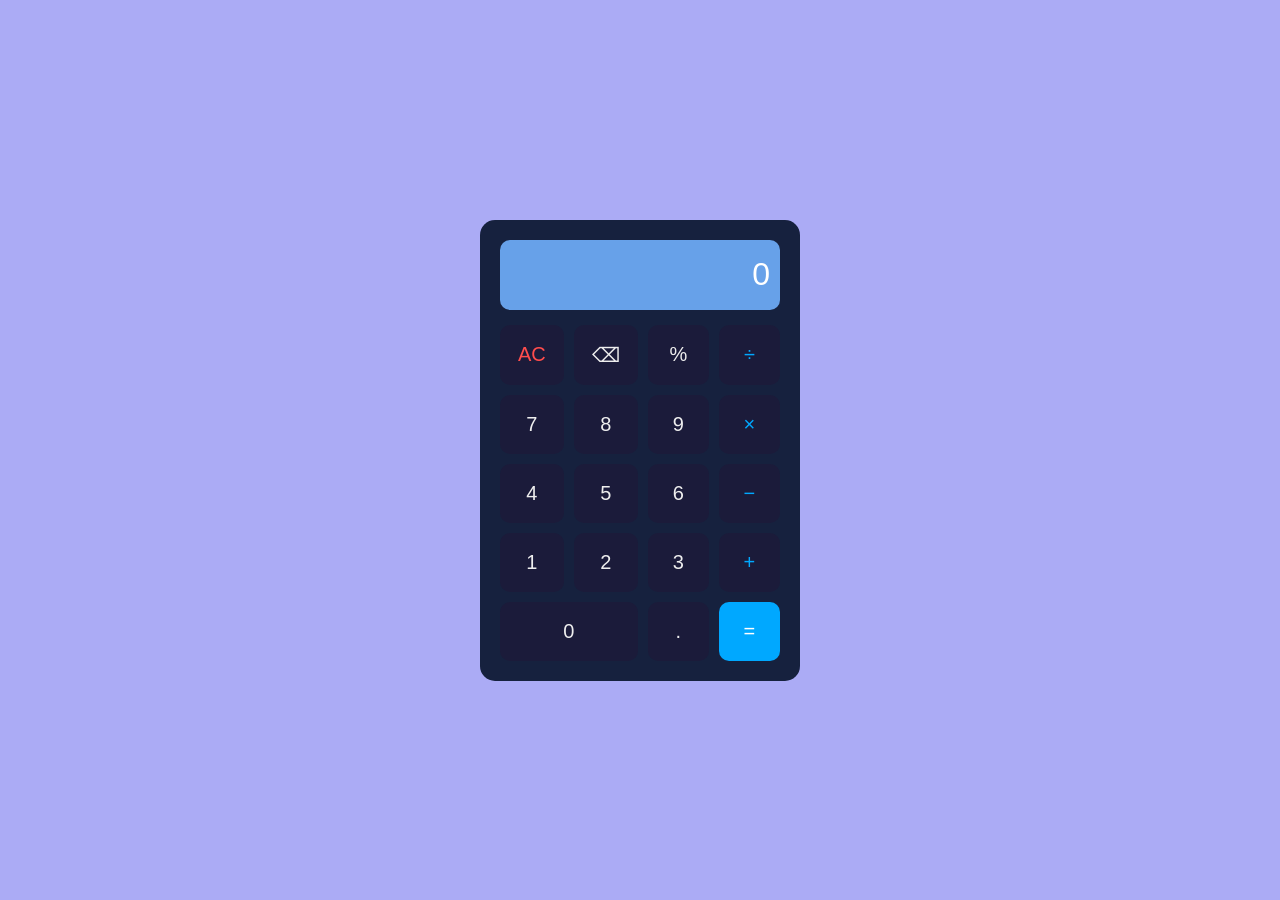
<file: calculator code/CALCULATOR.html>
<!DOCTYPE html>
<html lang="en">
<head>
  <meta charset="UTF-8">
  <meta name="viewport" content="width=device-width, initial-scale=1.0">
  <title>Calculator</title>
  <link rel="stylesheet" href="calstyle.css">

</head>
<body>

  <main class="calculator">
    <div class="display" id="display">0</div>

    <div class="buttons">
      <button class="key ac" data-action="clear">AC</button>
      <button class="key" data-action="back">⌫</button>
      <button class="key" data-value="%">%</button>
      <button class="key op" data-value="/">÷</button>

      <button class="key" data-value="7">7</button>
      <button class="key" data-value="8">8</button>
      <button class="key" data-value="9">9</button>
      <button class="key op" data-value="*">×</button>

      <button class="key" data-value="4">4</button>
      <button class="key" data-value="5">5</button>
      <button class="key" data-value="6">6</button>
      <button class="key op" data-value="-">−</button>

      <button class="key" data-value="1">1</button>
      <button class="key" data-value="2">2</button>
      <button class="key" data-value="3">3</button>
      <button class="key op" data-value="+">+</button>

      <button class="key zero" data-value="0">0</button>
      <button class="key" data-value=".">.</button>
      <button class="key equals" data-action="equals">=</button>
    </div>
  </main>

  <script src="scriptforcal.js"></script>

</body>
</html>
</file>
<file: calculator code/calstyle.css>
* {
  box-sizing: border-box;
}

body {
  margin: 0;
  font-family: Arial, sans-serif;
  background: #ababf5;
  display: flex;
  justify-content: center;
  align-items: center;
  height: 100vh;
}

.calculator {
  width: 320px;
  background: #16213e;
  padding: 20px;
  border-radius: 15px;
}

.display {
  background: #67a1e9;
  height: 70px;
  color: #fff;
  font-size: 32px;
  display: flex;
  align-items: center;
  justify-content: flex-end;
  padding: 10px;
  border-radius: 10px;
  margin-bottom: 15px;
}

.buttons {
  display: grid;
  grid-template-columns: repeat(4, 1fr);
  gap: 10px;
}

.key {
  padding: 18px;
  border: none;
  border-radius: 10px;
  font-size: 20px;
  background: #1b1b3a;
  color: #eee;
  cursor: pointer;
}

.key:hover {
  background: #222253;
}

.op {
  color: #00a8ff;
}

.ac {
  color: #ff4d4d;
}

.zero {
  grid-column: span 2;
}

.equals {
  background: #00a8ff;
  color: #fff;
}
</file>
